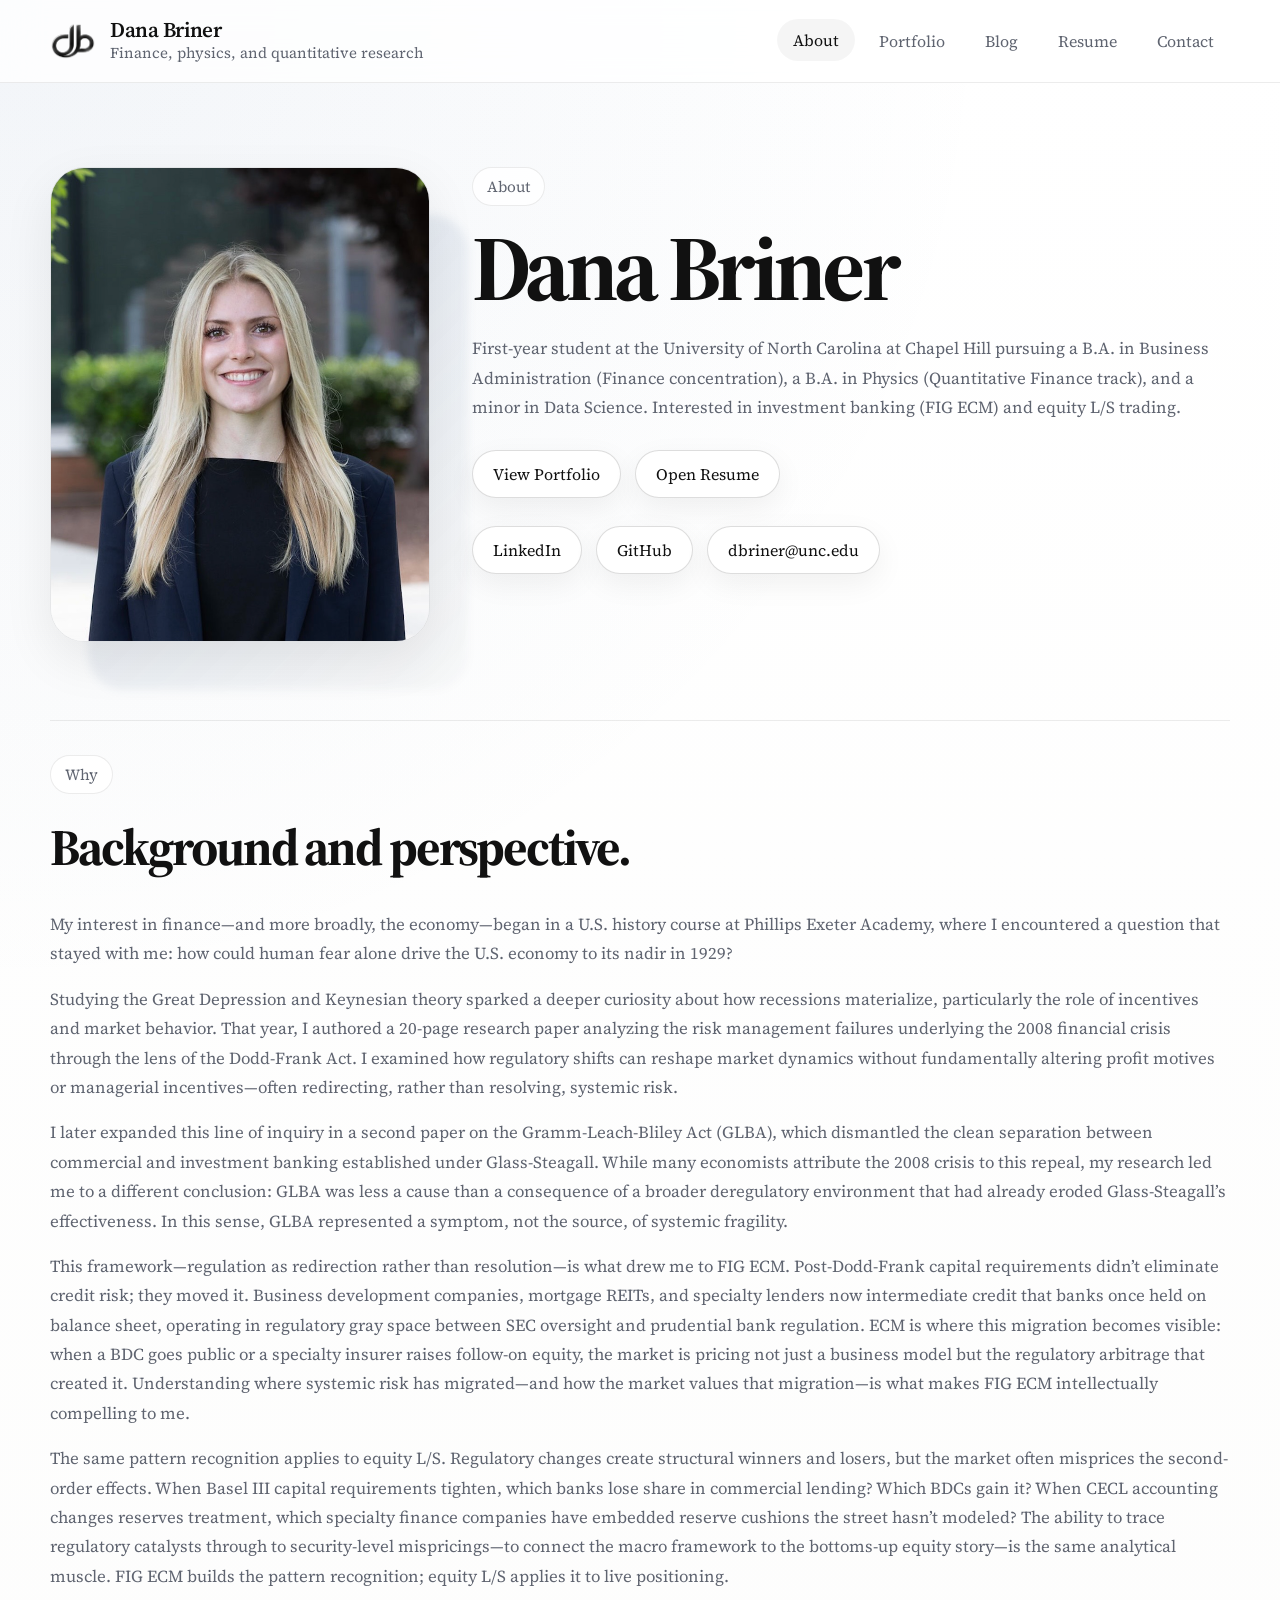
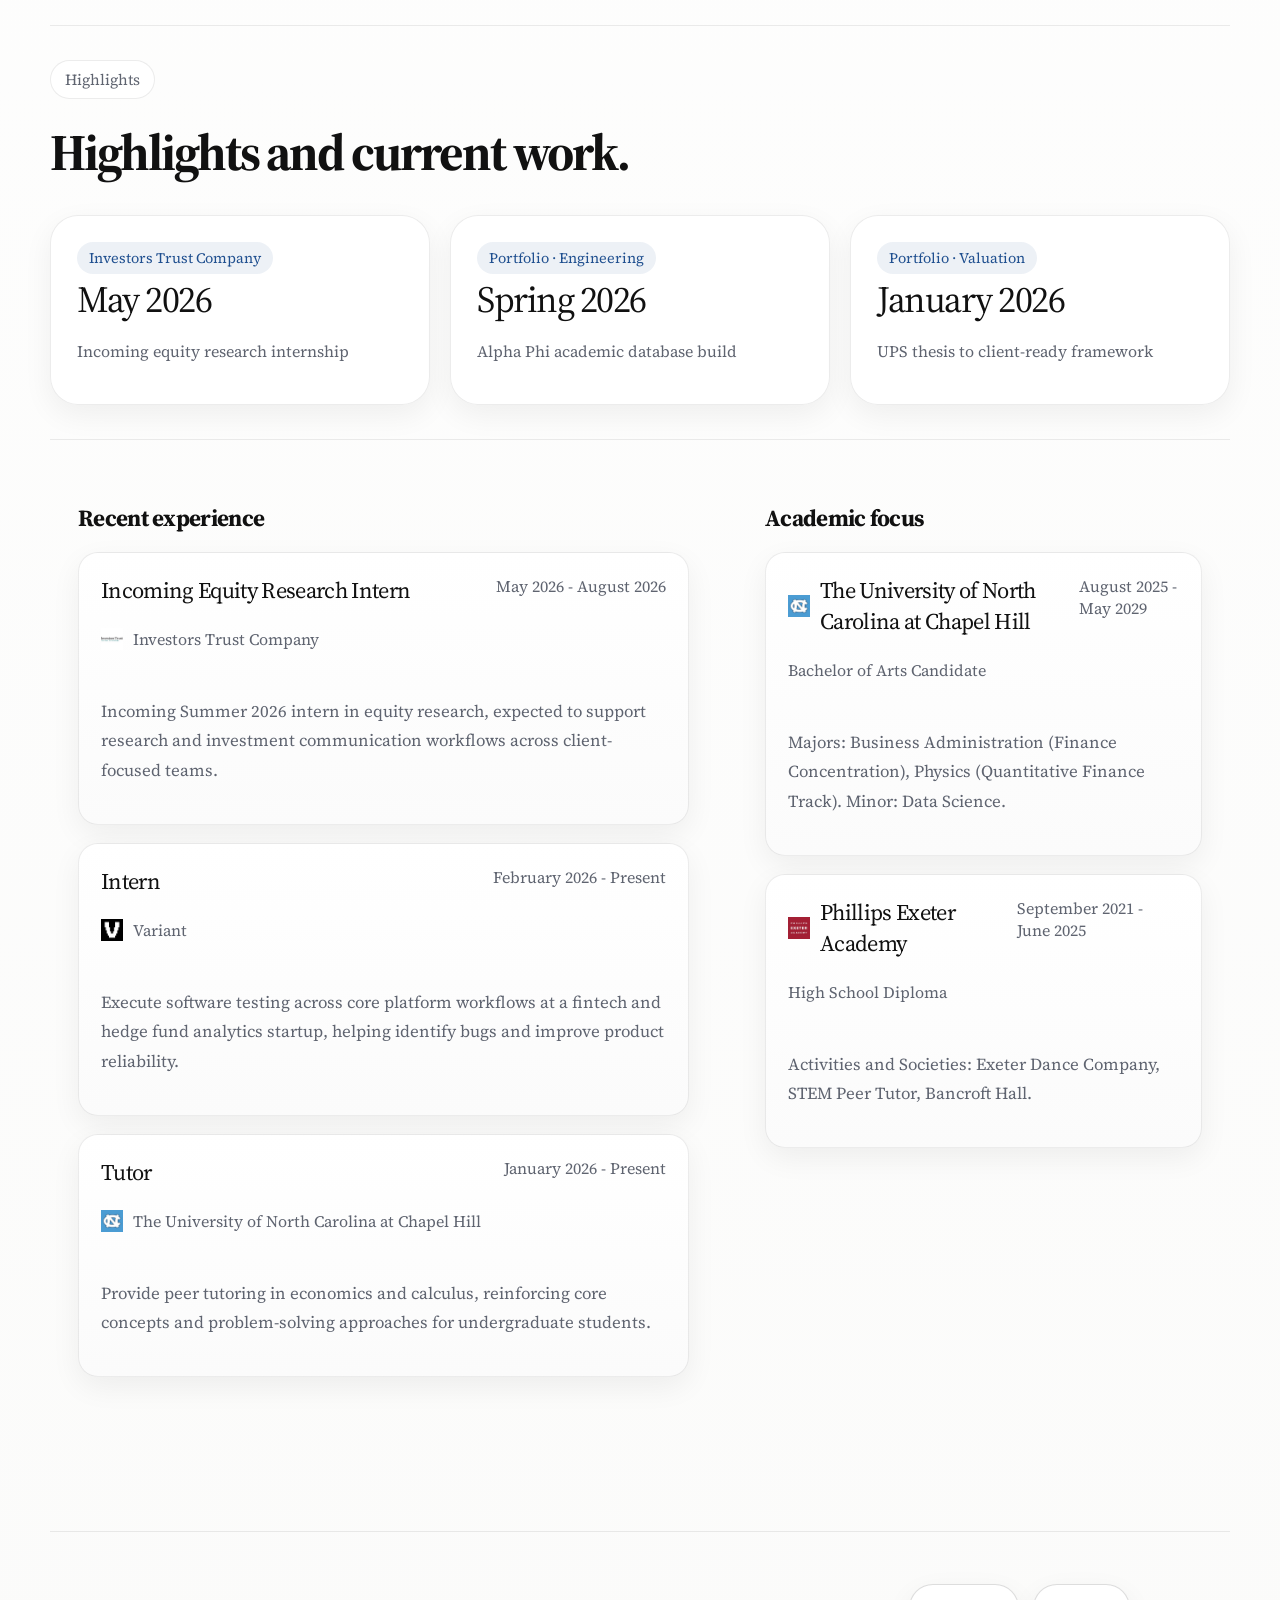
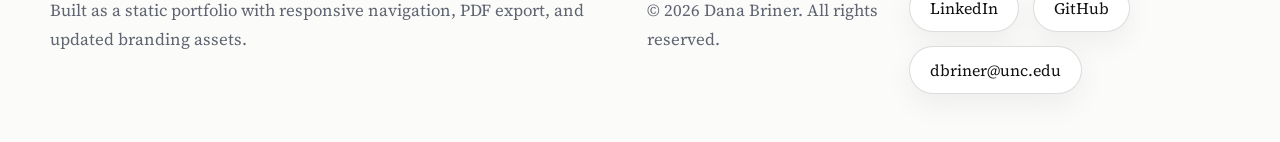
<file: index.html>
<!DOCTYPE html>
<html lang="en">
    <head>
        <meta charset="utf-8" />
        <meta name="viewport" content="width=device-width, initial-scale=1" />
        <meta
            name="description"
            content="Dana Briner's portfolio, writing, resume, and contact information."
        />
        <meta name="theme-color" content="#ffffff" />
        <title>Dana Briner | About</title>
        <link rel="icon" type="image/png" href="/assets/img/weblogo.png?v=20260302" />
        <link rel="apple-touch-icon" href="/assets/img/weblogo.png?v=20260302" />
        <link rel="manifest" href="/site.webmanifest?v=20260302" />
        <link rel="preconnect" href="https://fonts.googleapis.com" />
        <link rel="preconnect" href="https://fonts.gstatic.com" crossorigin />
        <link
            href="https://fonts.googleapis.com/css2?family=Source+Serif+4:opsz,wght@8..60,400;8..60,500;8..60,600;8..60,700&display=swap"
            rel="stylesheet"
        />
        <link href="/css/styles.css?v=20260302" rel="stylesheet" />
    </head>
    <body data-page="about">
        <div class="site-shell">
            <header id="site-header">
                <div class="site-header">
                    <nav class="site-nav" aria-label="Primary">
                        <a class="brand" href="/" aria-label="Dana Briner home">
                            <img class="brand-mark" src="/assets/img/weblogo.png" alt="" />
                            <span class="brand-copy">
                                <span class="brand-name">Dana Briner</span>
                                <span class="brand-tag">Finance, physics, and quantitative research</span>
                            </span>
                        </a>
                        <div class="nav-links">
                            <a class="nav-link is-active" href="/">About</a>
                            <a class="nav-link" href="/portfolio/">Portfolio</a>
                            <a class="nav-link" href="/blog/">Blog</a>
                            <a class="nav-link" href="/resume/">Resume</a>
                            <a class="nav-link" href="/contact/">Contact</a>
                        </div>
                    </nav>
                </div>
            </header>
            <main id="page-root">
                <div class="page">
                    <section class="hero">
                        <div class="hero-media">
                            <img class="hero-image" src="/assets/img/profile.jpg" alt="Portrait of Dana Briner" />
                        </div>
                        <div class="hero-content">
                            <span class="eyebrow">About</span>
                            <h1 class="hero-title">Dana Briner</h1>
                            <p class="hero-copy">
                                First-year student at the University of North Carolina at Chapel Hill pursuing a B.A. in Business Administration (Finance concentration), a B.A. in Physics (Quantitative Finance track), and a minor in Data Science. Interested in investment banking (FIG ECM) and equity L/S trading.
                            </p>
                            <div class="hero-actions">
                                <a class="ghost-button" href="/portfolio/">View Portfolio</a>
                                <a class="ghost-button" href="/resume/">Open Resume</a>
                            </div>
                            <div class="social-row">
                                <a class="ghost-button" href="https://www.linkedin.com/in/dana-briner-5461b6202" target="_blank" rel="noreferrer">LinkedIn</a>
                                <a class="ghost-button" href="https://github.com/dmbriner" target="_blank" rel="noreferrer">GitHub</a>
                                <a class="ghost-button" href="mailto:dbriner@unc.edu">dbriner@unc.edu</a>
                            </div>
                        </div>
                    </section>
                    <section class="section">
                        <div class="section-head">
                            <div>
                                <span class="eyebrow">Why</span>
                                <h2 class="section-title">Background and perspective.</h2>
                            </div>
                        </div>
                        <p class="section-copy">My interest in finance—and more broadly, the economy—began in a U.S. history course at Phillips Exeter Academy, where I encountered a question that stayed with me: how could human fear alone drive the U.S. economy to its nadir in 1929?</p>
                        <p class="section-copy">Studying the Great Depression and Keynesian theory sparked a deeper curiosity about how recessions materialize, particularly the role of incentives and market behavior. That year, I authored a 20-page research paper analyzing the risk management failures underlying the 2008 financial crisis through the lens of the Dodd-Frank Act. I examined how regulatory shifts can reshape market dynamics without fundamentally altering profit motives or managerial incentives—often redirecting, rather than resolving, systemic risk.</p>
                        <p class="section-copy">I later expanded this line of inquiry in a second paper on the Gramm-Leach-Bliley Act (GLBA), which dismantled the clean separation between commercial and investment banking established under Glass-Steagall. While many economists attribute the 2008 crisis to this repeal, my research led me to a different conclusion: GLBA was less a cause than a consequence of a broader deregulatory environment that had already eroded Glass-Steagall's effectiveness. In this sense, GLBA represented a symptom, not the source, of systemic fragility.</p>
                        <p class="section-copy">This framework—regulation as redirection rather than resolution—is what drew me to FIG ECM. Post-Dodd-Frank capital requirements didn't eliminate credit risk; they moved it. Business development companies, mortgage REITs, and specialty lenders now intermediate credit that banks once held on balance sheet, operating in regulatory gray space between SEC oversight and prudential bank regulation. ECM is where this migration becomes visible: when a BDC goes public or a specialty insurer raises follow-on equity, the market is pricing not just a business model but the regulatory arbitrage that created it. Understanding where systemic risk has migrated—and how the market values that migration—is what makes FIG ECM intellectually compelling to me.</p>
                        <p class="section-copy">The same pattern recognition applies to equity L/S. Regulatory changes create structural winners and losers, but the market often misprices the second-order effects. When Basel III capital requirements tighten, which banks lose share in commercial lending? Which BDCs gain it? When CECL accounting changes reserves treatment, which specialty finance companies have embedded reserve cushions the street hasn't modeled? The ability to trace regulatory catalysts through to security-level mispricings—to connect the macro framework to the bottoms-up equity story—is the same analytical muscle. FIG ECM builds the pattern recognition; equity L/S applies it to live positioning.</p>
                    </section>
                </div>
            </main>
            <footer id="site-footer">
                <footer class="footer">
                    <div class="footer-inner">
                        <p class="footer-copy">Built as a static portfolio with responsive navigation, PDF export, and updated branding assets.</p>
                        <p class="footer-copy">&copy; 2026 Dana Briner. All rights reserved.</p>
                        <div class="social-row">
                            <a class="ghost-button" href="https://www.linkedin.com/in/dana-briner-5461b6202" target="_blank" rel="noreferrer">LinkedIn</a>
                            <a class="ghost-button" href="https://github.com/dmbriner" target="_blank" rel="noreferrer">GitHub</a>
                            <a class="ghost-button" href="mailto:dbriner@unc.edu">dbriner@unc.edu</a>
                        </div>
                    </div>
                </footer>
            </footer>
        </div>
        <script src="/js/data.js?v=20260302"></script>
        <script src="/js/scripts.js?v=20260302"></script>
    </body>
</html>
</file>
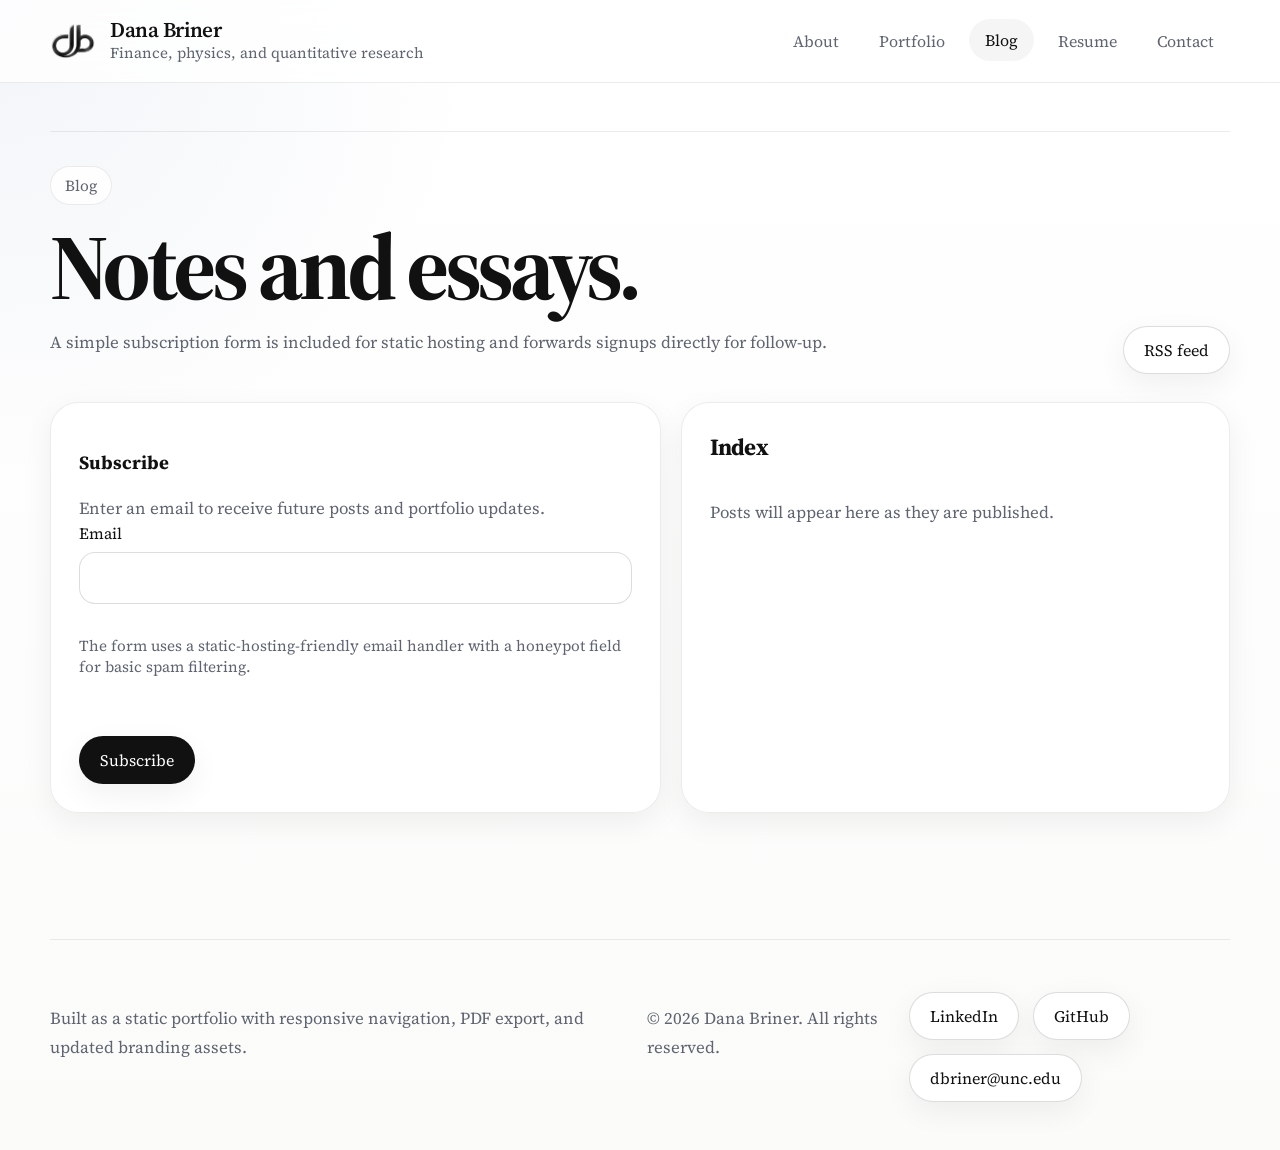
<file: blog/index.html>
<!DOCTYPE html>
<html lang="en">
    <head>
        <meta charset="utf-8" />
        <meta name="viewport" content="width=device-width, initial-scale=1" />
        <meta
            name="description"
            content="Blog index and subscription form for Dana Briner."
        />
        <meta name="theme-color" content="#ffffff" />
        <title>Dana Briner | Blog</title>
        <link rel="icon" type="image/png" href="/assets/img/weblogo.png?v=20260302" />
        <link rel="apple-touch-icon" href="/assets/img/weblogo.png?v=20260302" />
        <link rel="manifest" href="/site.webmanifest?v=20260302" />
        <link rel="preconnect" href="https://fonts.googleapis.com" />
        <link rel="preconnect" href="https://fonts.gstatic.com" crossorigin />
        <link
            href="https://fonts.googleapis.com/css2?family=Source+Serif+4:opsz,wght@8..60,400;8..60,500;8..60,600;8..60,700&display=swap"
            rel="stylesheet"
        />
        <link href="/css/styles.css?v=20260302" rel="stylesheet" />
    </head>
    <body data-page="blog">
        <div class="site-shell">
            <header id="site-header"></header>
            <main id="page-root"></main>
            <footer id="site-footer"></footer>
        </div>
        <script src="/js/data.js?v=20260302"></script>
        <script src="/js/scripts.js?v=20260302"></script>
    </body>
</html>
</file>
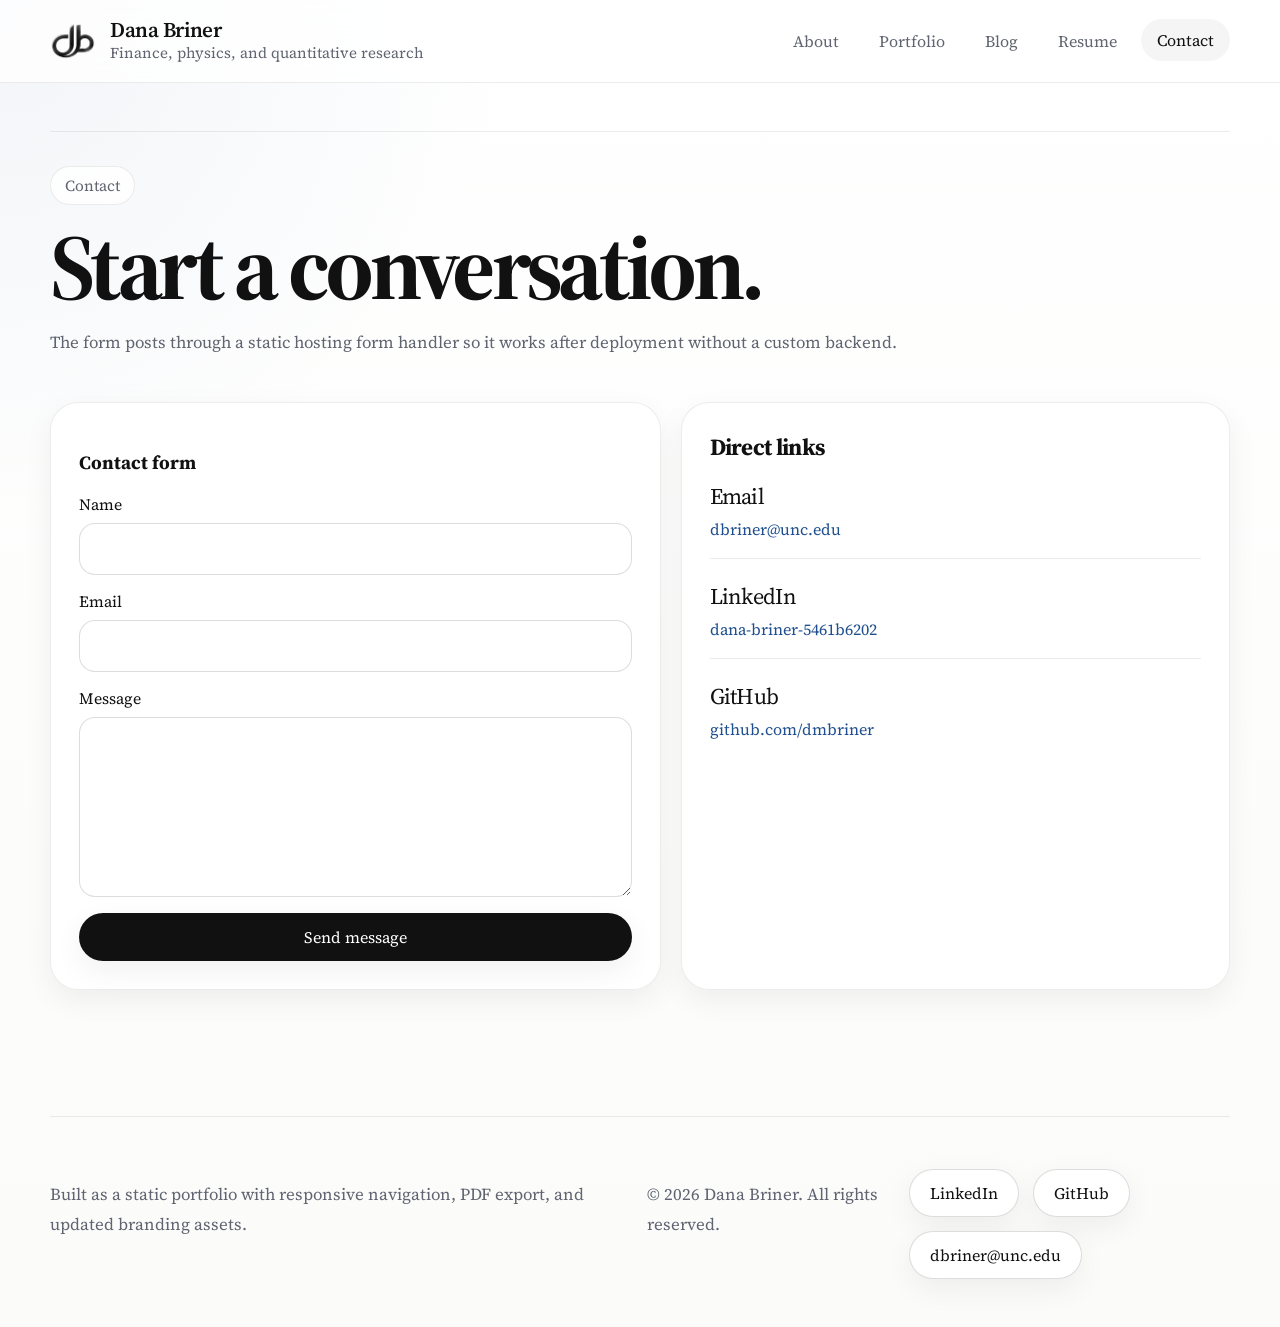
<file: contact/index.html>
<!DOCTYPE html>
<html lang="en">
    <head>
        <meta charset="utf-8" />
        <meta name="viewport" content="width=device-width, initial-scale=1" />
        <meta
            name="description"
            content="Contact Dana Briner via form, email, LinkedIn, or GitHub."
        />
        <meta name="theme-color" content="#ffffff" />
        <title>Dana Briner | Contact</title>
        <link rel="icon" type="image/png" href="/assets/img/weblogo.png?v=20260302" />
        <link rel="apple-touch-icon" href="/assets/img/weblogo.png?v=20260302" />
        <link rel="manifest" href="/site.webmanifest?v=20260302" />
        <link rel="preconnect" href="https://fonts.googleapis.com" />
        <link rel="preconnect" href="https://fonts.gstatic.com" crossorigin />
        <link
            href="https://fonts.googleapis.com/css2?family=Source+Serif+4:opsz,wght@8..60,400;8..60,500;8..60,600;8..60,700&display=swap"
            rel="stylesheet"
        />
        <link href="/css/styles.css?v=20260302" rel="stylesheet" />
    </head>
    <body data-page="contact">
        <div class="site-shell">
            <header id="site-header"></header>
            <main id="page-root"></main>
            <footer id="site-footer"></footer>
        </div>
        <script src="/js/data.js?v=20260302"></script>
        <script src="/js/scripts.js?v=20260302"></script>
    </body>
</html>
</file>
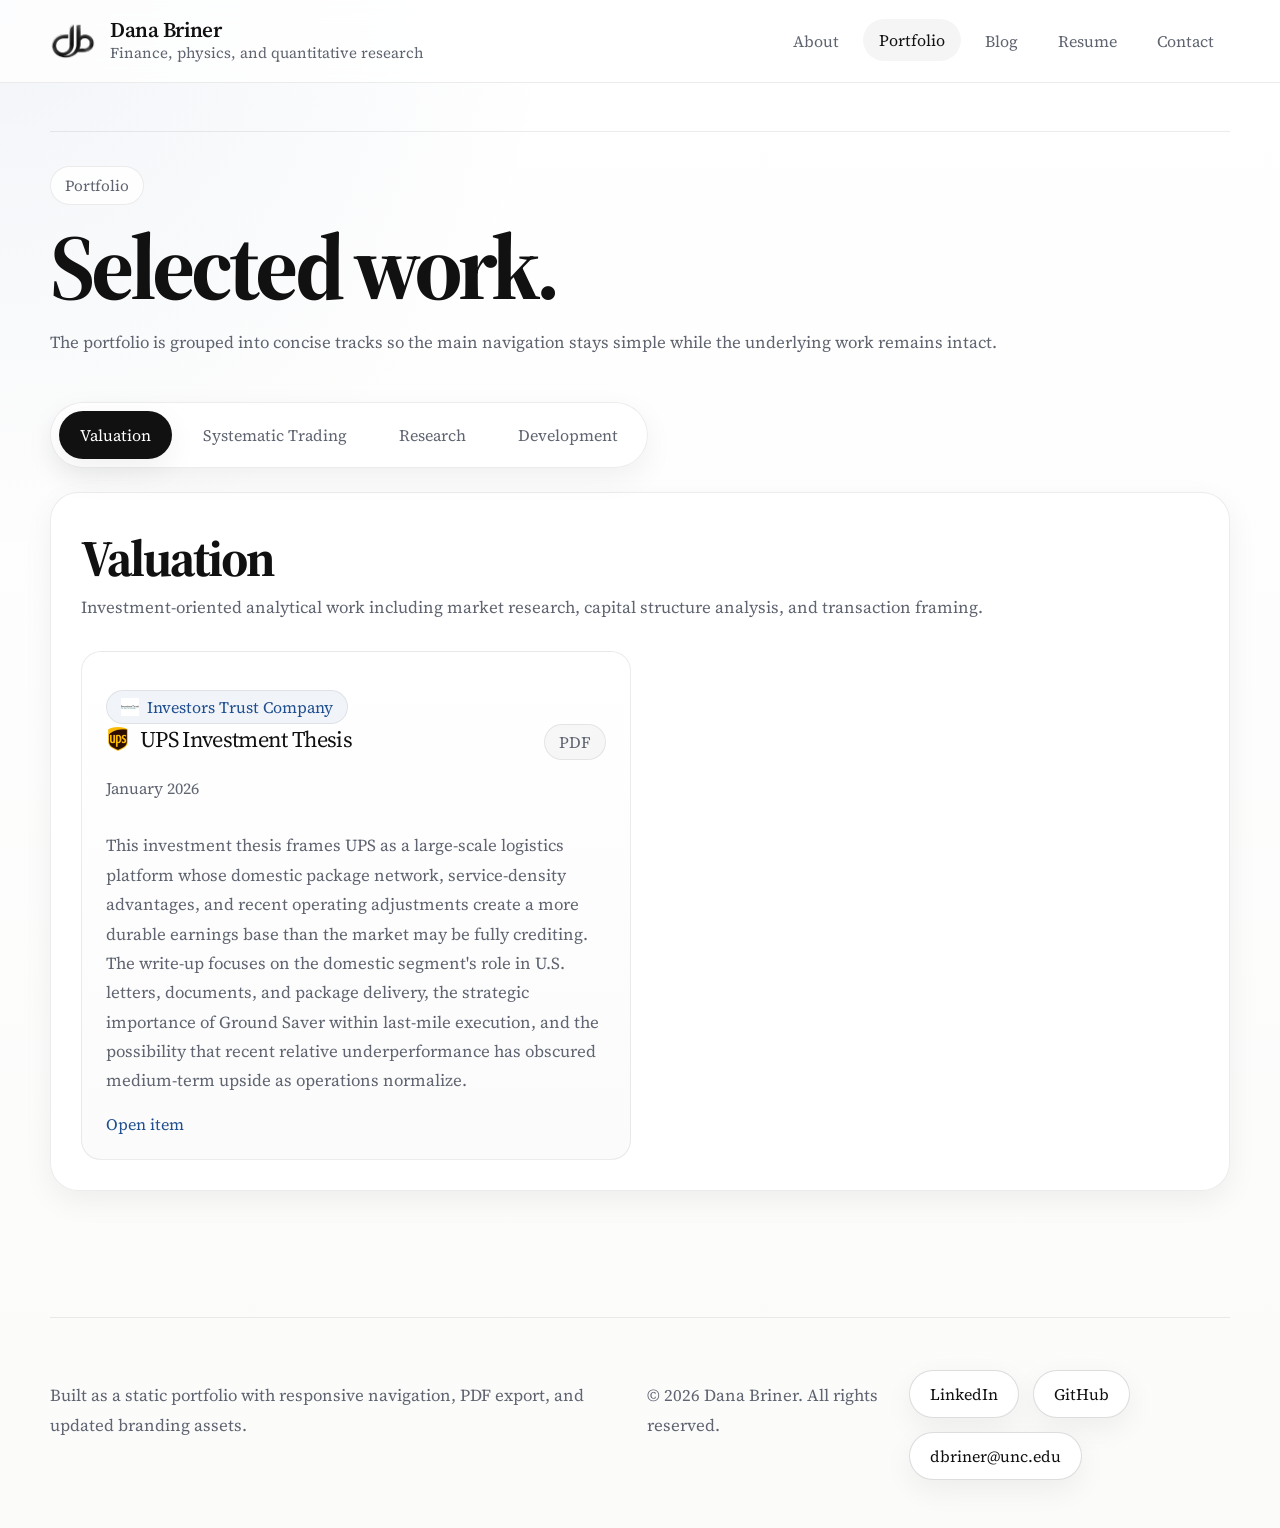
<file: portfolio/index.html>
<!DOCTYPE html>
<html lang="en">
    <head>
        <meta charset="utf-8" />
        <meta name="viewport" content="width=device-width, initial-scale=1" />
        <meta
            name="description"
            content="Portfolio sections for Dana Briner covering engineering, valuation, systematic trading, and research."
        />
        <meta name="theme-color" content="#ffffff" />
        <title>Dana Briner | Portfolio</title>
        <link rel="icon" type="image/png" href="/assets/img/weblogo.png?v=20260302" />
        <link rel="apple-touch-icon" href="/assets/img/weblogo.png?v=20260302" />
        <link rel="manifest" href="/site.webmanifest?v=20260302" />
        <link rel="preconnect" href="https://fonts.googleapis.com" />
        <link rel="preconnect" href="https://fonts.gstatic.com" crossorigin />
        <link
            href="https://fonts.googleapis.com/css2?family=Source+Serif+4:opsz,wght@8..60,400;8..60,500;8..60,600;8..60,700&display=swap"
            rel="stylesheet"
        />
        <link href="/css/styles.css?v=20260302" rel="stylesheet" />
    </head>
    <body data-page="portfolio">
        <div class="site-shell">
            <header id="site-header"></header>
            <main id="page-root"></main>
            <footer id="site-footer"></footer>
        </div>
        <script src="/js/data.js?v=20260302"></script>
        <script src="/js/scripts.js?v=20260302"></script>
    </body>
</html>
</file>
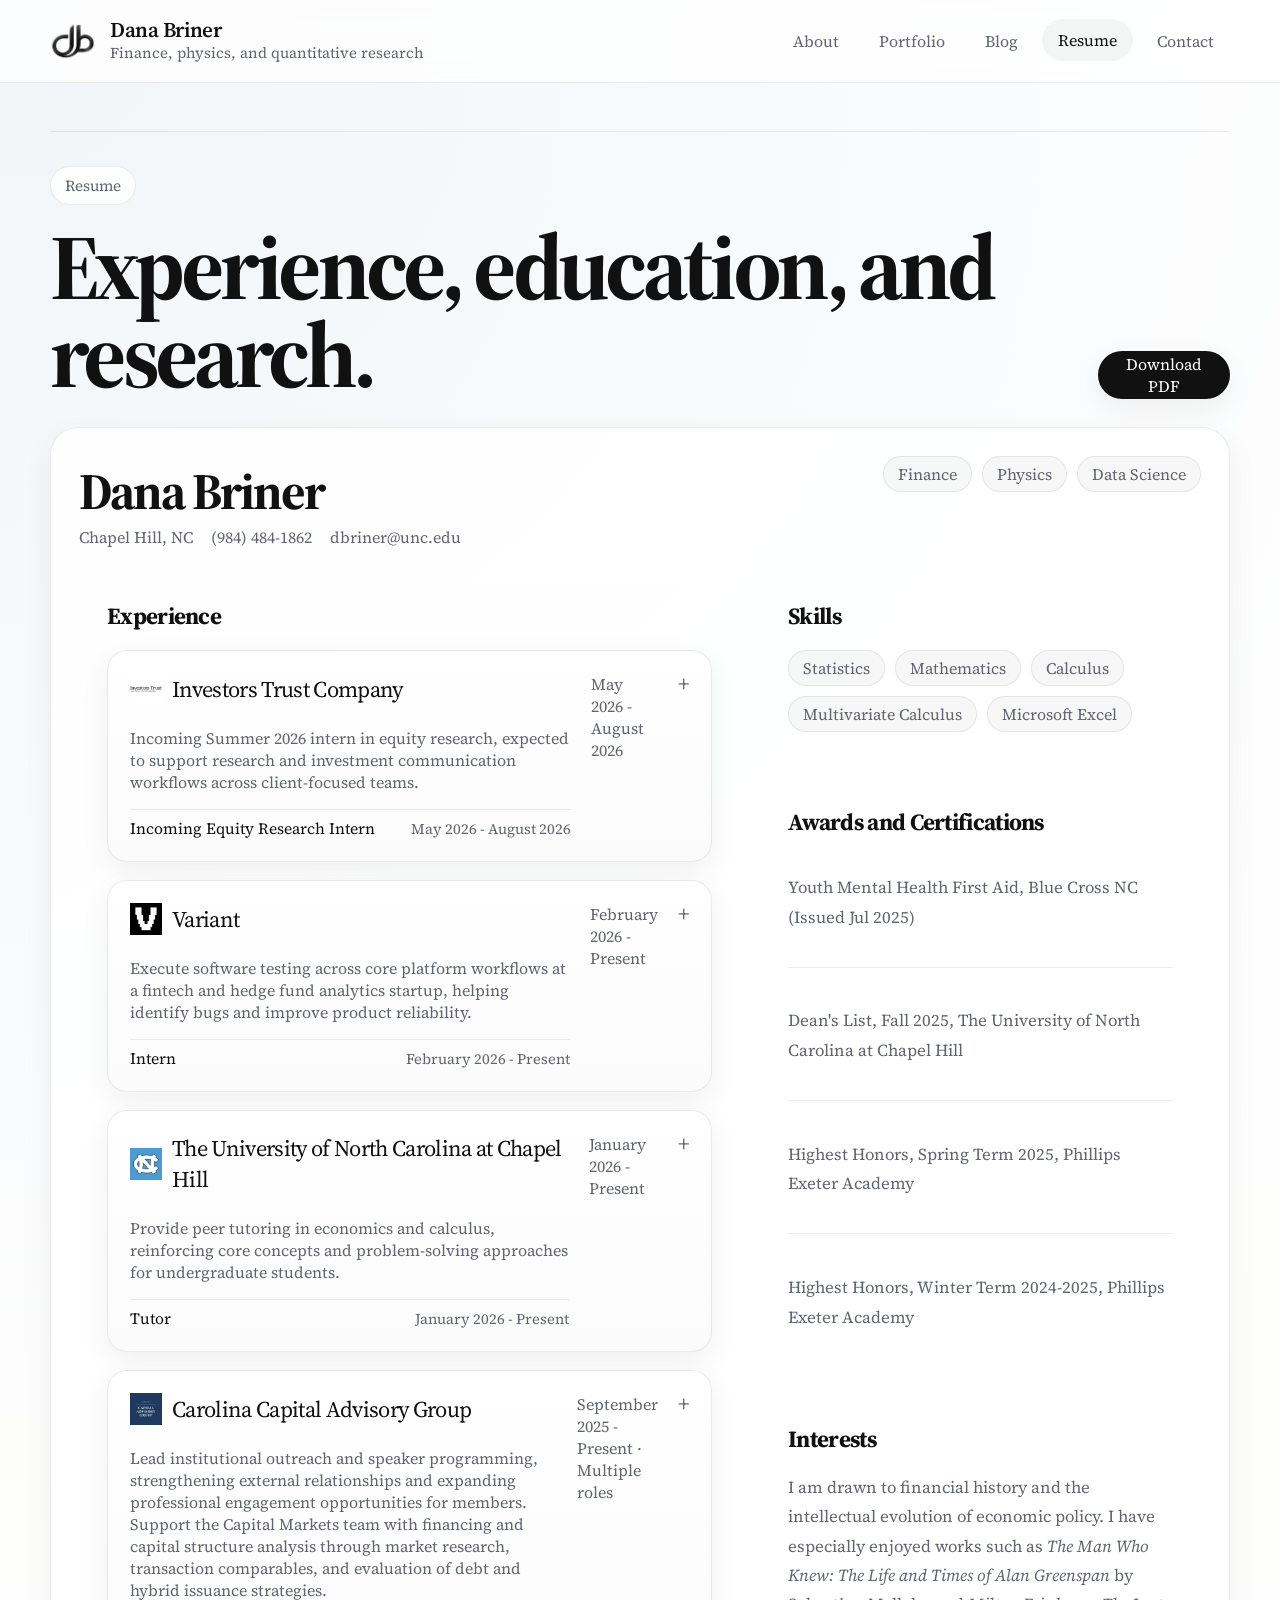
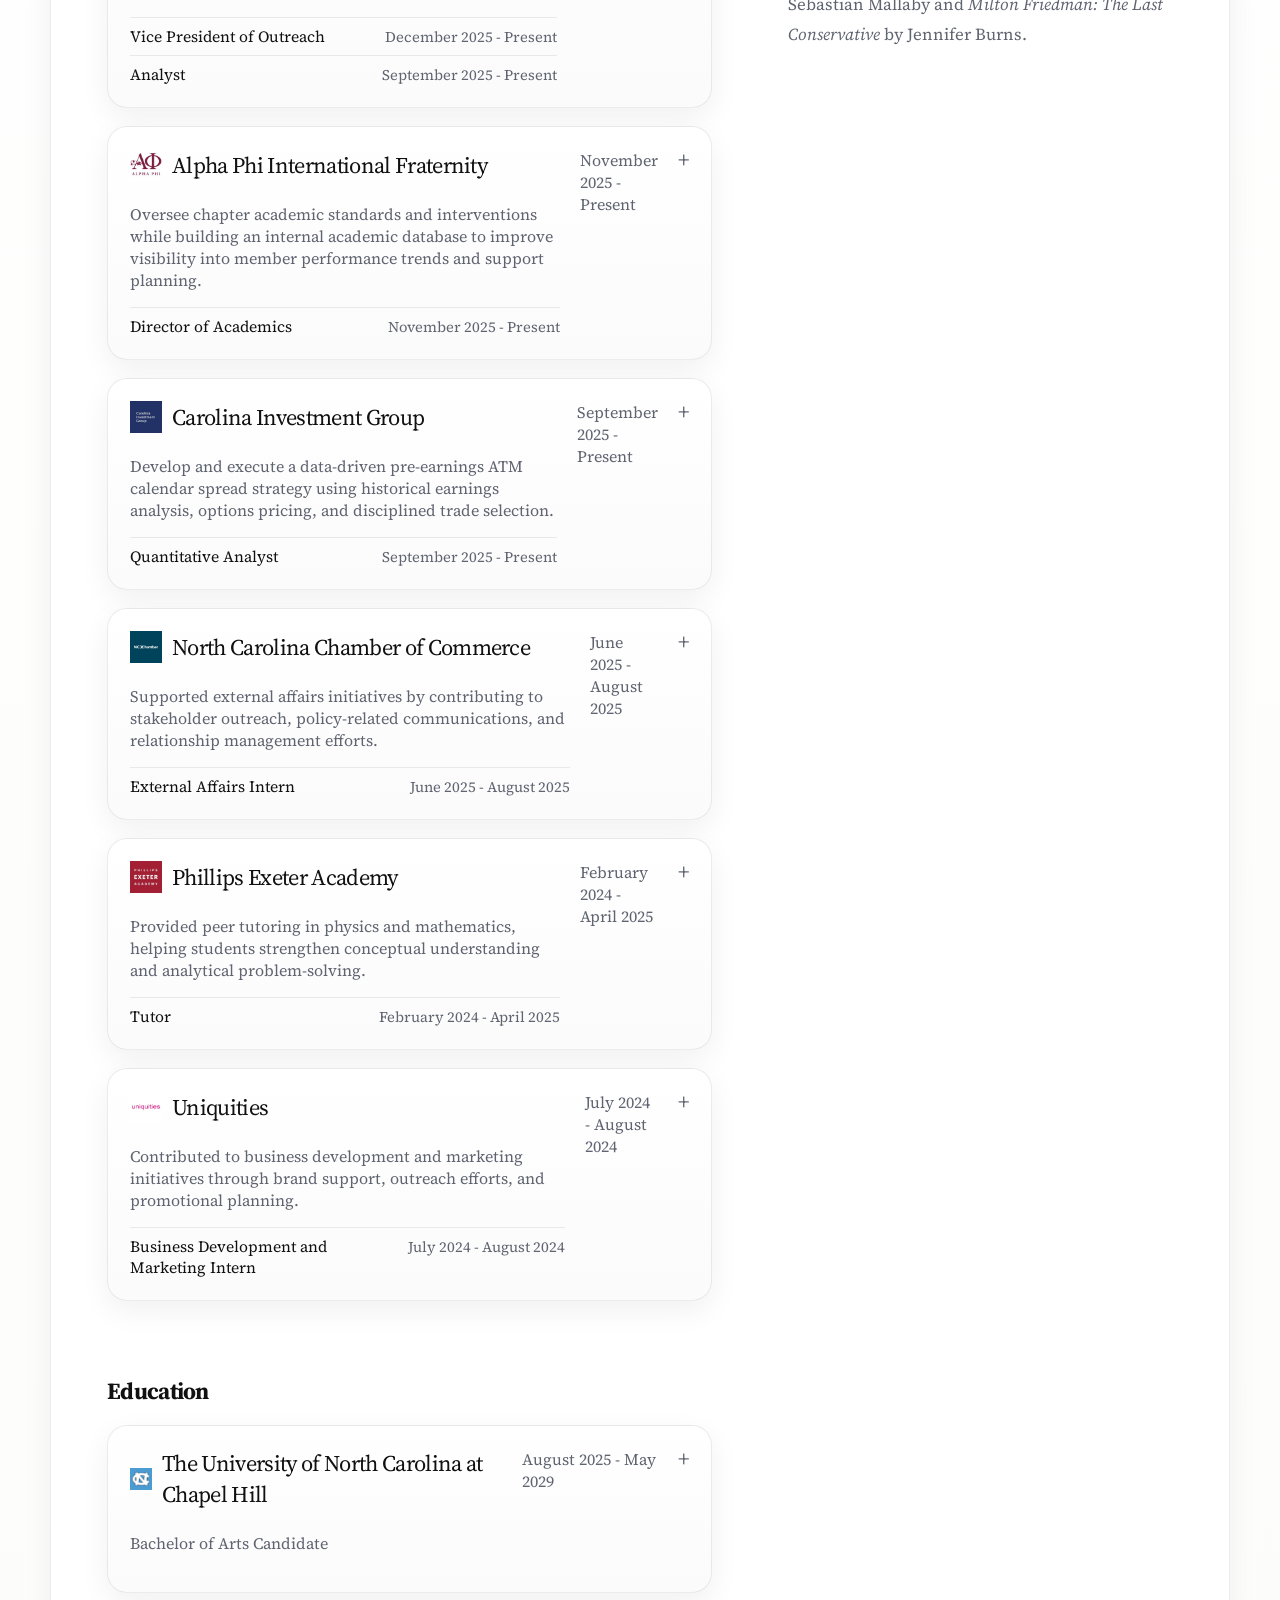
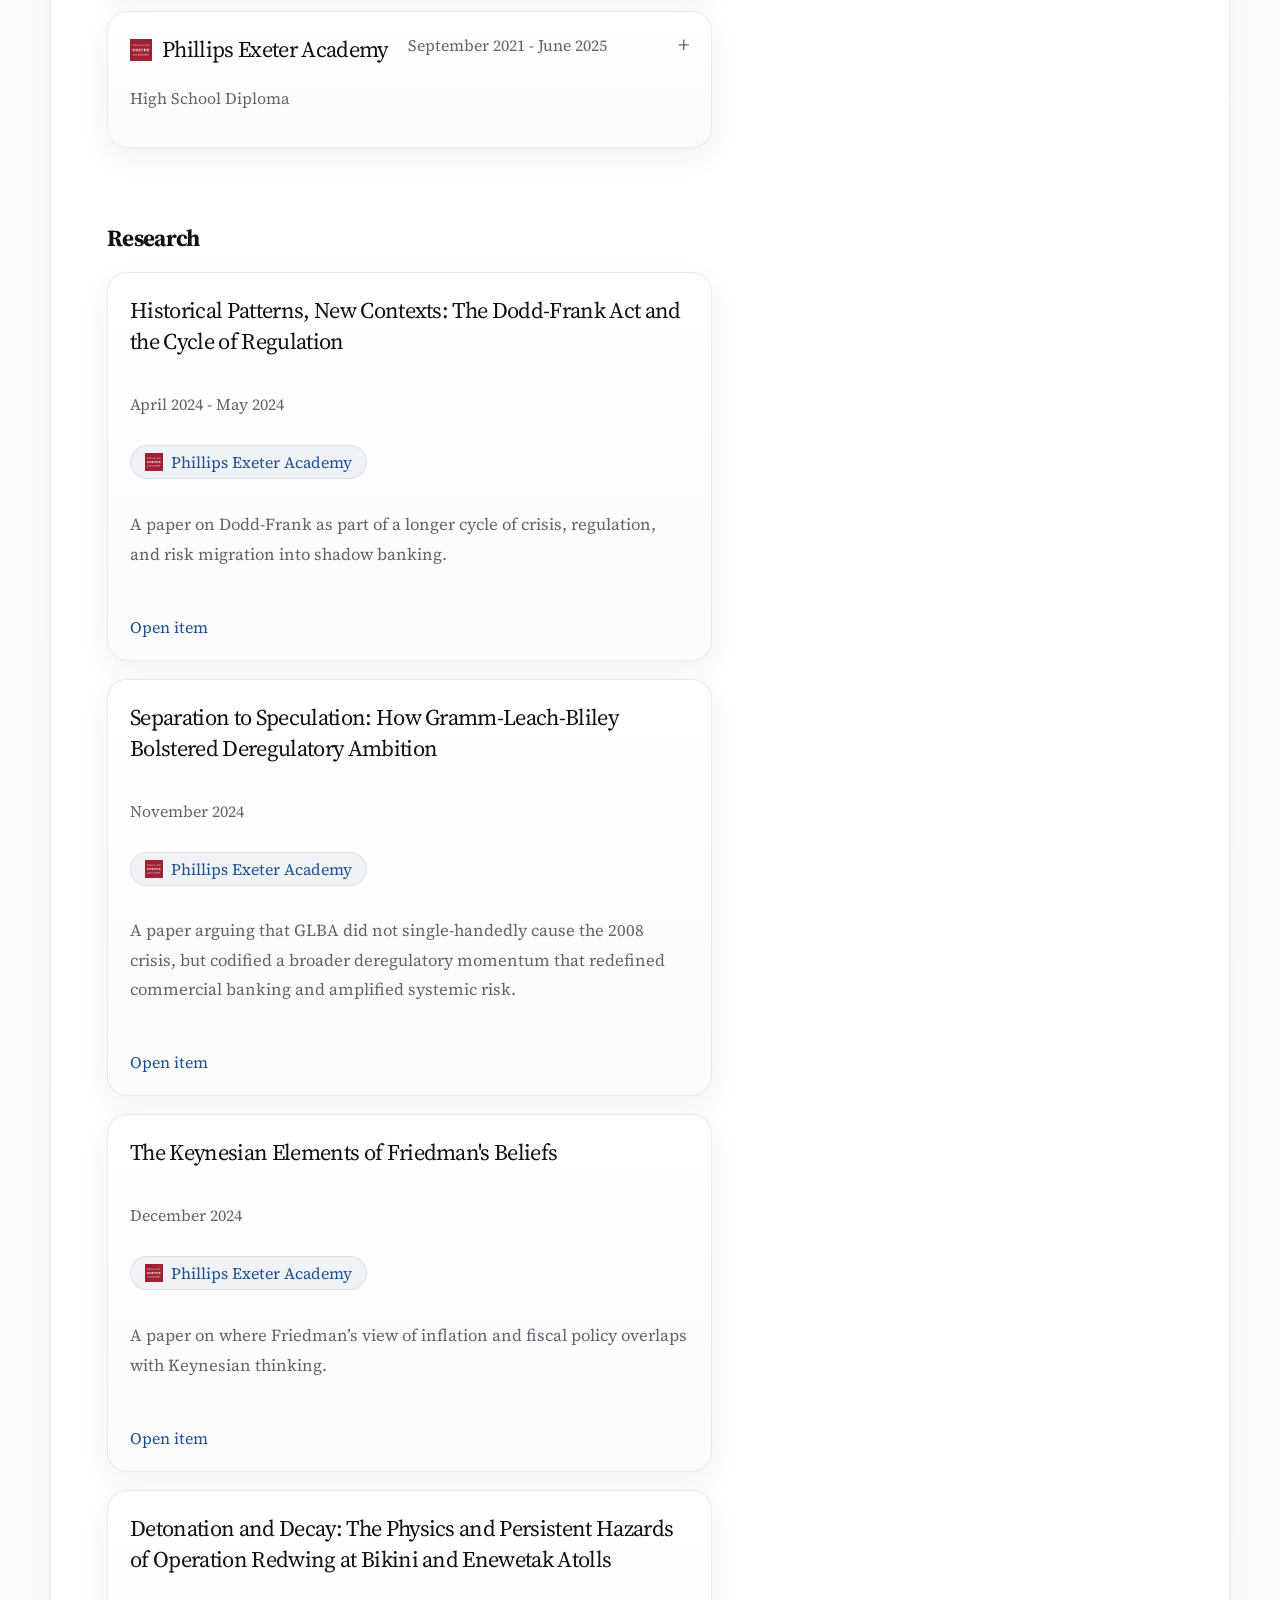
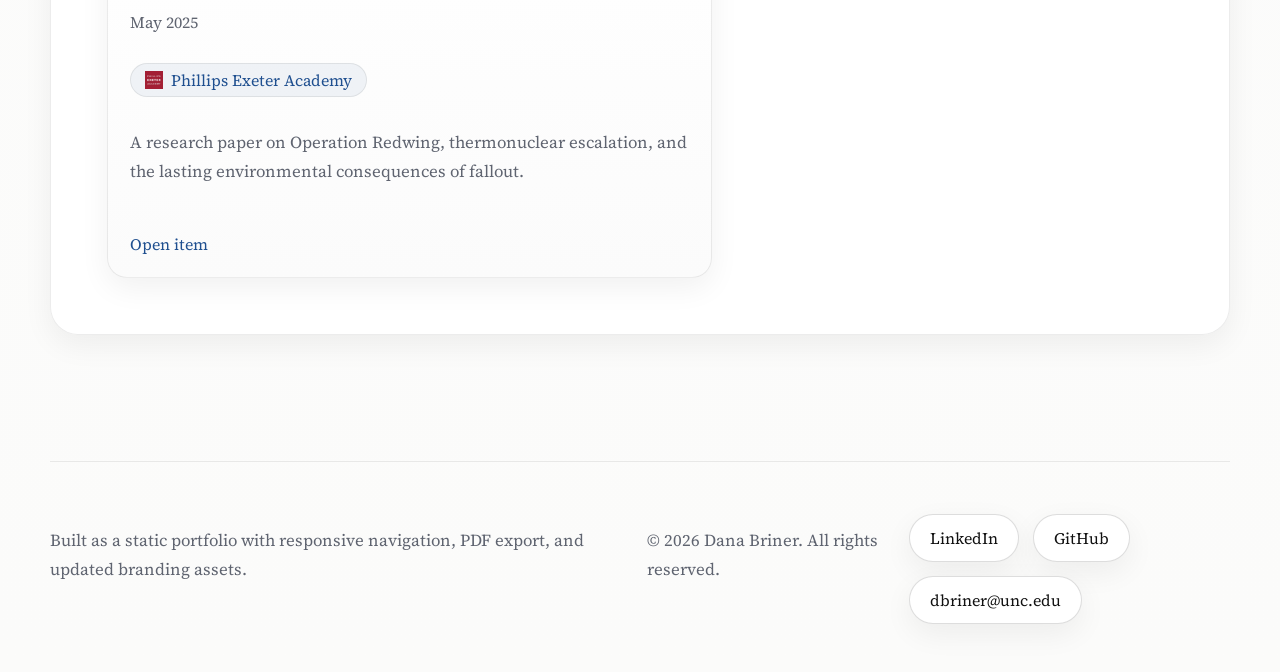
<file: resume/index.html>
<!DOCTYPE html>
<html lang="en">
    <head>
        <meta charset="utf-8" />
        <meta name="viewport" content="width=device-width, initial-scale=1" />
        <meta
            name="description"
            content="Resume and downloadable PDF for Dana Briner."
        />
        <meta name="theme-color" content="#ffffff" />
        <title>Dana Briner | Resume</title>
        <link rel="icon" type="image/png" href="/assets/img/weblogo.png?v=20260302" />
        <link rel="apple-touch-icon" href="/assets/img/weblogo.png?v=20260302" />
        <link rel="manifest" href="/site.webmanifest?v=20260302" />
        <link rel="preconnect" href="https://fonts.googleapis.com" />
        <link rel="preconnect" href="https://fonts.gstatic.com" crossorigin />
        <link
            href="https://fonts.googleapis.com/css2?family=Source+Serif+4:opsz,wght@8..60,400;8..60,500;8..60,600;8..60,700&display=swap"
            rel="stylesheet"
        />
        <link href="/css/styles.css?v=20260302" rel="stylesheet" />
    </head>
    <body data-page="resume">
        <div class="site-shell">
            <header id="site-header"></header>
            <main id="page-root"></main>
            <footer id="site-footer"></footer>
        </div>
        <script src="/js/data.js?v=20260302"></script>
        <script src="/js/scripts.js?v=20260302"></script>
    </body>
</html>
</file>
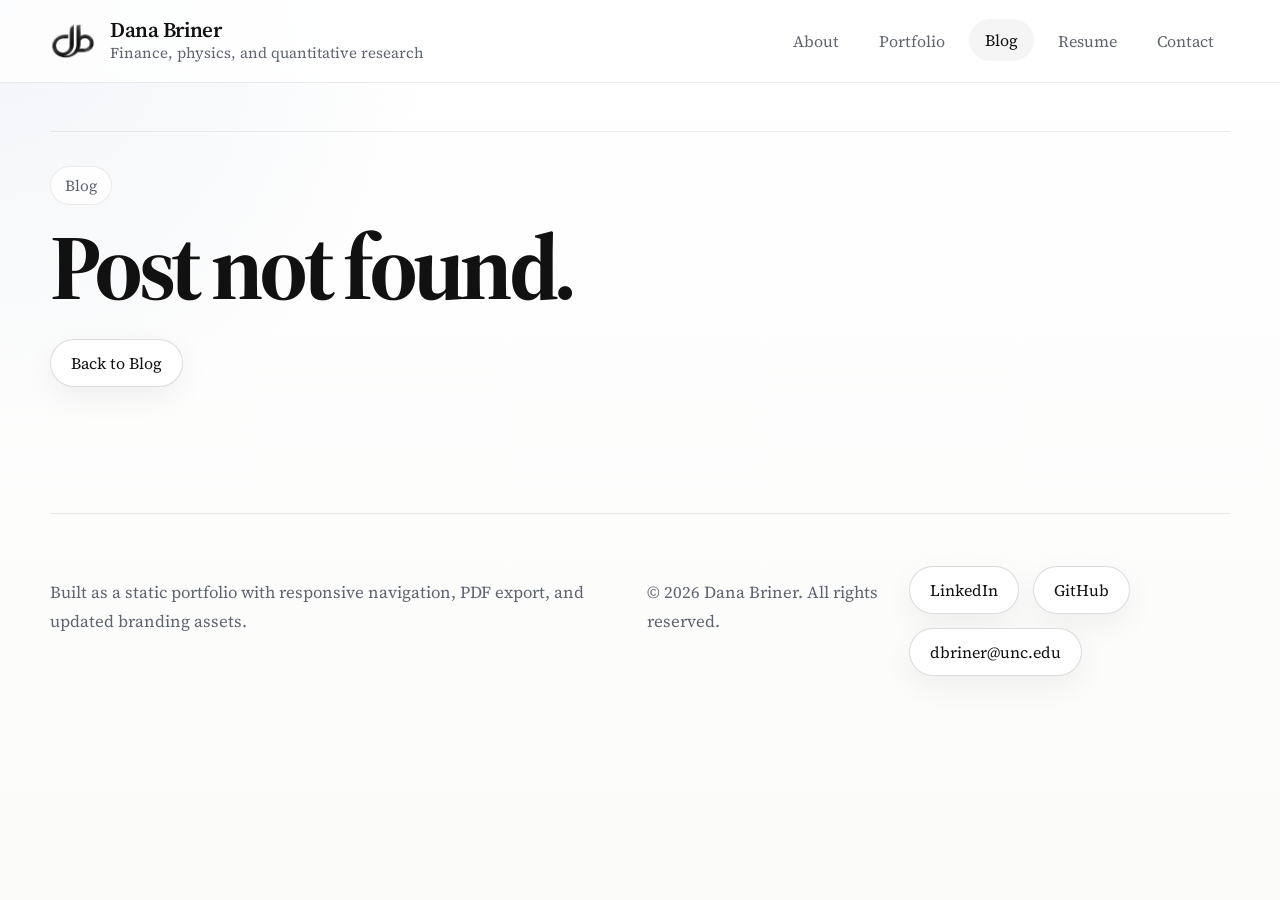
<file: blog/post/index.html>
<!DOCTYPE html>
<html lang="en">
    <head>
        <meta charset="utf-8" />
        <meta name="viewport" content="width=device-width, initial-scale=1" />
        <meta
            name="description"
            content="Opinion essays and blog posts by Dana Briner."
        />
        <meta name="theme-color" content="#ffffff" />
        <title>Dana Briner | Blog Post</title>
        <link rel="icon" type="image/png" href="/assets/img/weblogo.png?v=20260302" />
        <link rel="apple-touch-icon" href="/assets/img/weblogo.png?v=20260302" />
        <link rel="manifest" href="/site.webmanifest?v=20260302" />
        <link rel="preconnect" href="https://fonts.googleapis.com" />
        <link rel="preconnect" href="https://fonts.gstatic.com" crossorigin />
        <link
            href="https://fonts.googleapis.com/css2?family=Source+Serif+4:opsz,wght@8..60,400;8..60,500;8..60,600;8..60,700&display=swap"
            rel="stylesheet"
        />
        <link href="/css/styles.css?v=20260302" rel="stylesheet" />
    </head>
    <body data-page="blog-detail">
        <div class="site-shell">
            <header id="site-header"></header>
            <main id="page-root"></main>
            <footer id="site-footer"></footer>
        </div>
        <script src="/js/data.js?v=20260302"></script>
        <script src="/js/scripts.js?v=20260302"></script>
    </body>
</html>
</file>
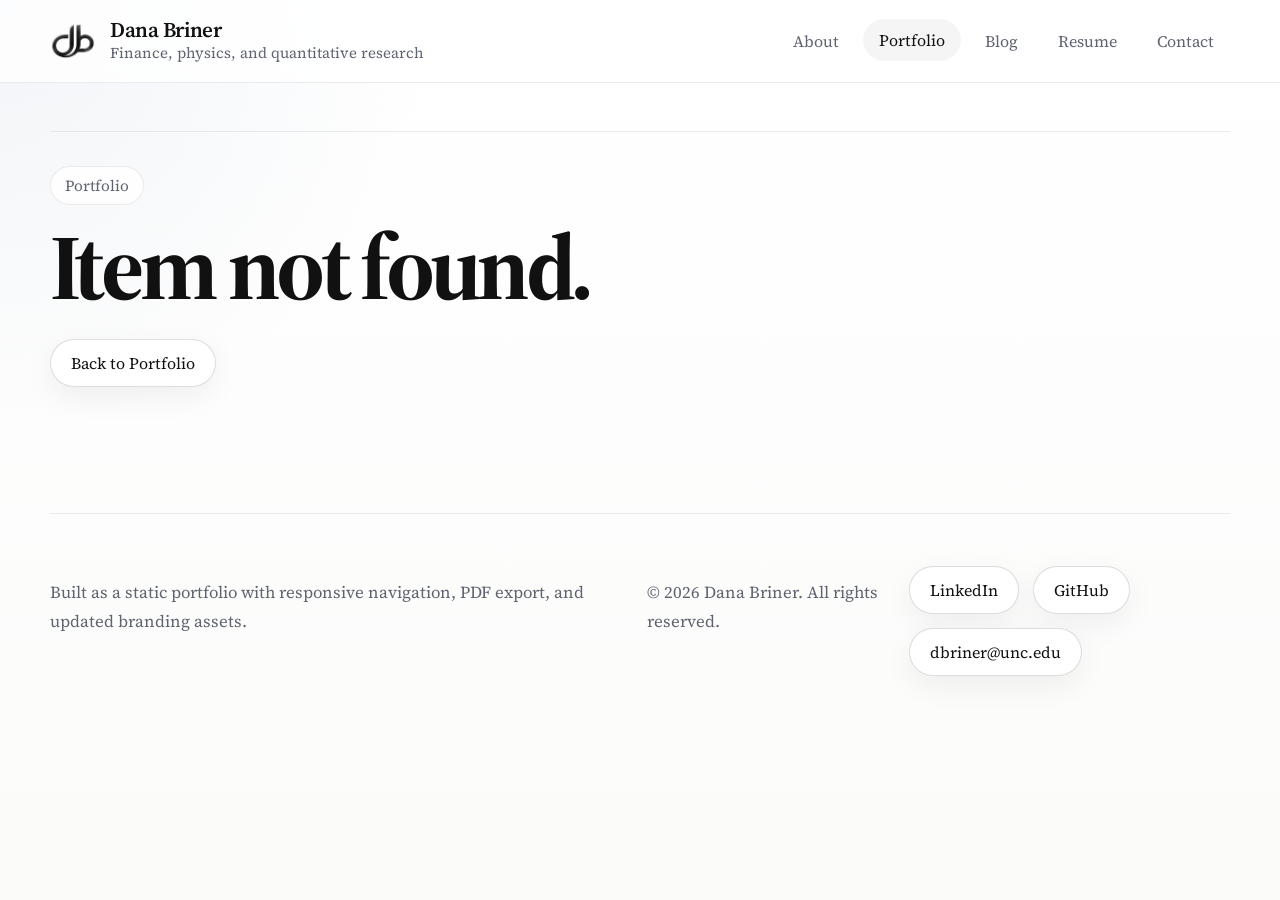
<file: portfolio/item/index.html>
<!DOCTYPE html>
<html lang="en">
    <head>
        <meta charset="utf-8" />
        <meta name="viewport" content="width=device-width, initial-scale=1" />
        <meta
            name="description"
            content="Portfolio detail view for Dana Briner."
        />
        <meta name="theme-color" content="#ffffff" />
        <title>Dana Briner | Portfolio Item</title>
        <link rel="icon" type="image/png" href="/assets/img/weblogo.png?v=20260302" />
        <link rel="apple-touch-icon" href="/assets/img/weblogo.png?v=20260302" />
        <link rel="manifest" href="/site.webmanifest?v=20260302" />
        <link rel="preconnect" href="https://fonts.googleapis.com" />
        <link rel="preconnect" href="https://fonts.gstatic.com" crossorigin />
        <link
            href="https://fonts.googleapis.com/css2?family=Source+Serif+4:opsz,wght@8..60,400;8..60,500;8..60,600;8..60,700&display=swap"
            rel="stylesheet"
        />
        <link href="/css/styles.css?v=20260302" rel="stylesheet" />
    </head>
    <body data-page="portfolio-detail">
        <div class="site-shell">
            <header id="site-header"></header>
            <main id="page-root"></main>
            <footer id="site-footer"></footer>
        </div>
        <script src="/js/data.js?v=20260302"></script>
        <script src="/js/scripts.js?v=20260302"></script>
    </body>
</html>
</file>
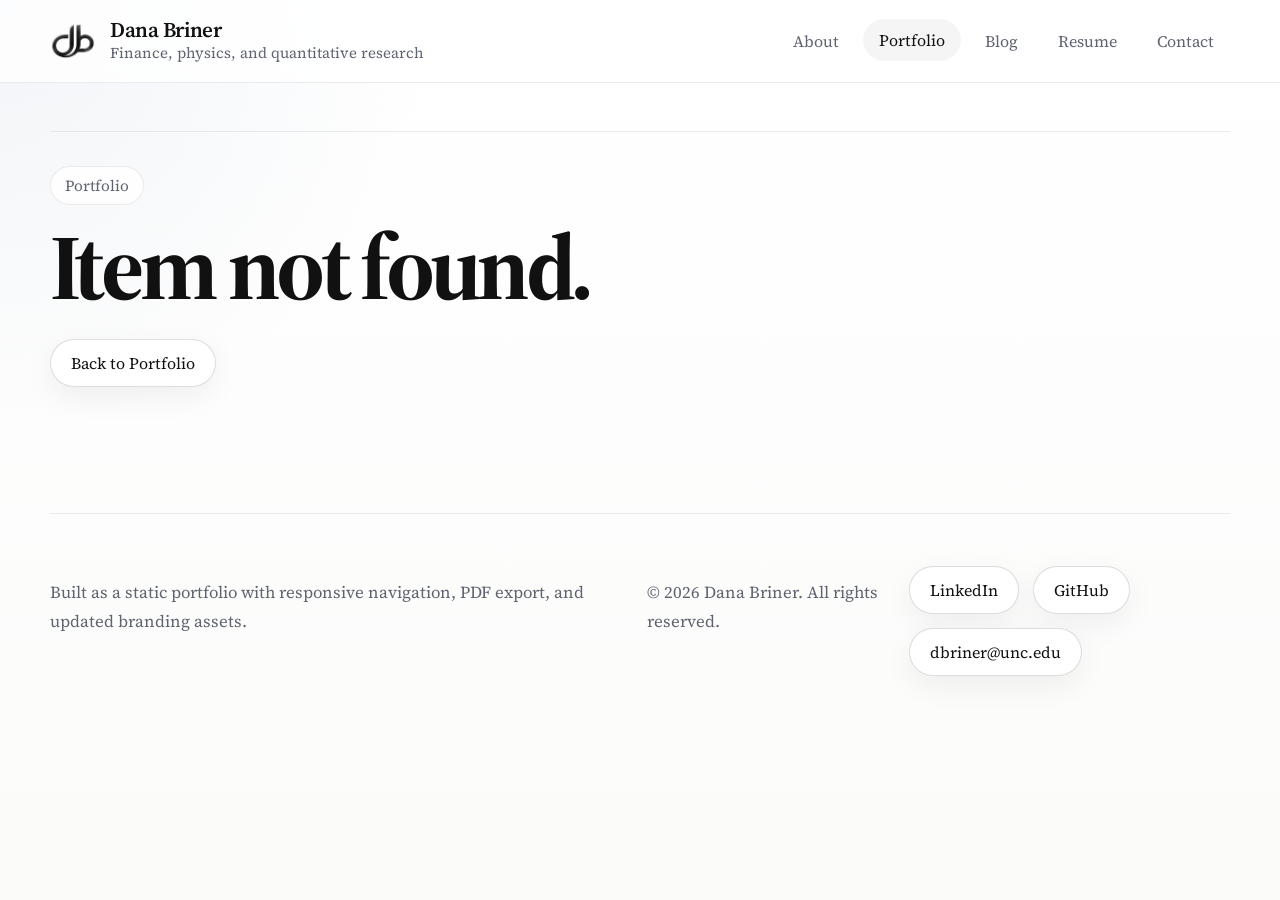
<file: portfolio/ups-investment-thesis/index.html>
<!DOCTYPE html>
<html lang="en">
    <head>
        <meta charset="utf-8" />
        <meta name="viewport" content="width=device-width, initial-scale=1" />
        <meta
            name="description"
            content="UPS investment thesis and embedded PDF for Dana Briner."
        />
        <meta name="theme-color" content="#ffffff" />
        <title>Dana Briner | UPS Investment Thesis</title>
        <link rel="icon" type="image/png" href="/assets/img/weblogo.png?v=20260302" />
        <link rel="apple-touch-icon" href="/assets/img/weblogo.png?v=20260302" />
        <link rel="manifest" href="/site.webmanifest?v=20260302" />
        <link rel="preconnect" href="https://fonts.googleapis.com" />
        <link rel="preconnect" href="https://fonts.gstatic.com" crossorigin />
        <link
            href="https://fonts.googleapis.com/css2?family=Source+Serif+4:opsz,wght@8..60,400;8..60,500;8..60,600;8..60,700&display=swap"
            rel="stylesheet"
        />
        <link href="/css/styles.css?v=20260302" rel="stylesheet" />
    </head>
    <body data-page="ups-thesis">
        <div class="site-shell">
            <header id="site-header"></header>
            <main id="page-root"></main>
            <footer id="site-footer"></footer>
        </div>
        <script src="/js/data.js?v=20260302"></script>
        <script src="/js/scripts.js?v=20260302"></script>
    </body>
</html>
</file>
<file: css/styles.css>
:root {
    --bg: #ffffff;
    --surface: rgba(255, 255, 255, 0.82);
    --surface-strong: #ffffff;
    --ink: #111111;
    --muted: #5f6470;
    --line: rgba(17, 17, 17, 0.08);
    --line-strong: rgba(17, 17, 17, 0.14);
    --accent: #1f4f8f;
    --accent-soft: rgba(31, 79, 143, 0.08);
    --shadow: 0 18px 50px rgba(17, 17, 17, 0.08);
    --shadow-soft: 0 10px 30px rgba(17, 17, 17, 0.06);
    --radius-xl: 28px;
    --radius-lg: 20px;
    --radius-md: 14px;
    --radius-sm: 10px;
    --container: 1180px;
    --nav-height: 82px;
    --transition: 180ms ease;
}

*,
*::before,
*::after {
    box-sizing: border-box;
}

html {
    scroll-behavior: smooth;
}

body {
    margin: 0;
    min-height: 100vh;
    font-family: "Source Serif 4", Georgia, serif;
    color: var(--ink);
    background:
        radial-gradient(circle at top left, rgba(31, 79, 143, 0.06), transparent 28%),
        linear-gradient(180deg, #ffffff 0%, #fbfbfa 100%);
    -webkit-font-smoothing: antialiased;
    text-rendering: optimizeLegibility;
}

img {
    display: block;
    max-width: 100%;
}

a {
    color: inherit;
    text-decoration: none;
}

button,
input,
textarea {
    font: inherit;
}

.site-shell {
    min-height: 100vh;
}

.site-header {
    position: sticky;
    top: 0;
    z-index: 1000;
    backdrop-filter: blur(18px);
    background: rgba(255, 255, 255, 0.78);
    border-bottom: 1px solid var(--line);
}

.site-nav {
    width: min(calc(100% - 40px), var(--container));
    height: var(--nav-height);
    margin: 0 auto;
    display: flex;
    align-items: center;
    justify-content: space-between;
    gap: 24px;
}

.brand {
    display: inline-flex;
    align-items: center;
    gap: 14px;
    min-width: 0;
}

.brand-home {
    display: inline-flex;
    align-items: center;
    width: fit-content;
    min-width: 0;
}

.brand-mark {
    width: 46px;
    height: 38px;
    flex: 0 0 auto;
    object-fit: contain;
    object-position: center;
}

.brand-name {
    font-size: 1.32rem;
    font-weight: 600;
    letter-spacing: -0.02em;
    line-height: 1;
}

.brand-copy {
    display: flex;
    flex-direction: column;
    gap: 2px;
}

.brand-tag-toggle {
    display: inline-flex;
    flex-direction: column;
    align-items: flex-start;
    gap: 4px;
    margin: 0;
    padding: 0;
    border: 0;
    background: transparent;
    cursor: pointer;
    width: fit-content;
}

.brand-tag {
    color: var(--muted);
    font-size: 0.94rem;
    text-align: left;
}

.brand-tag-indicator {
    display: none;
    padding: 2px 8px;
    border: 1px solid var(--line-strong);
    border-radius: 999px;
    font-size: 0.75rem;
    color: var(--muted);
    opacity: 0;
    transform: translateY(-1px);
    transition: opacity var(--transition);
}

.brand-tag-toggle.is-open .brand-tag-indicator {
    display: inline-flex;
    opacity: 1;
}

.nav-links {
    display: flex;
    align-items: center;
    gap: 8px;
}

.nav-link {
    padding: 10px 16px;
    border-radius: 999px;
    color: var(--muted);
    transition:
        color var(--transition),
        background var(--transition),
        transform var(--transition);
}

.nav-link:hover,
.nav-link:focus-visible,
.nav-link.is-active {
    color: var(--ink);
    background: rgba(17, 17, 17, 0.04);
    transform: translateY(-1px);
}

.nav-toggle {
    display: none;
    width: 48px;
    height: 48px;
    border: 1px solid var(--line);
    border-radius: 14px;
    background: var(--surface-strong);
    box-shadow: var(--shadow-soft);
    cursor: pointer;
}

.nav-toggle-line {
    display: block;
    width: 18px;
    height: 1.5px;
    margin: 4px auto;
    background: var(--ink);
    transition: transform var(--transition), opacity var(--transition);
}

.mobile-sheet {
    display: none;
}

.page {
    width: min(calc(100% - 40px), var(--container));
    margin: 0 auto;
    padding: 48px 0 80px;
}

.hero {
    display: block;
    padding: 36px 0 54px;
}

.hero::after {
    content: "";
    display: block;
    clear: both;
}

.hero-media {
    position: relative;
    float: left;
    width: min(38vw, 380px);
    margin: 0 42px 24px 0;
}

.hero-media::before {
    content: "";
    position: absolute;
    inset: 10% -10% -10% 10%;
    background: linear-gradient(135deg, rgba(31, 79, 143, 0.12), rgba(17, 17, 17, 0.02));
    border-radius: 36px;
    filter: blur(4px);
}

.hero-image {
    position: relative;
    aspect-ratio: 4 / 5;
    width: 100%;
    object-fit: cover;
    border-radius: 34px;
    border: 1px solid var(--line);
    box-shadow: var(--shadow);
}

.hero-content {
    min-width: 0;
}

.eyebrow {
    display: inline-flex;
    align-items: center;
    gap: 8px;
    margin-bottom: 18px;
    padding: 8px 14px;
    border: 1px solid var(--line);
    border-radius: 999px;
    background: var(--surface);
    color: var(--muted);
    font-size: 0.96rem;
}

.page-title,
.hero-title {
    margin: 0;
    font-size: clamp(3rem, 8vw, 5.8rem);
    line-height: 0.95;
    letter-spacing: -0.05em;
}

.page-intro,
.hero-copy,
.section-copy,
.card-copy,
.timeline-copy,
.meta-copy,
.footer-copy,
.field-note {
    color: var(--muted);
    line-height: 1.75;
    font-size: 1.05rem;
}

.hero-copy {
    margin: 22px 0 0;
}

.hero-copy + .hero-copy {
    margin-top: 16px;
}

.section-copy {
    margin: 0;
}

.section-copy + .section-copy {
    margin-top: 16px;
}

.hero-actions,
.inline-actions,
.social-row,
.button-row {
    display: flex;
    flex-wrap: wrap;
    gap: 14px;
    margin-top: 28px;
}

.button,
.ghost-button,
.tab-button {
    display: inline-flex;
    align-items: center;
    justify-content: center;
    gap: 10px;
    min-height: 48px;
    padding: 0 20px;
    border-radius: 999px;
    border: 1px solid transparent;
    transition:
        transform var(--transition),
        box-shadow var(--transition),
        background var(--transition),
        color var(--transition),
        border-color var(--transition);
    cursor: pointer;
}

.button,
.button:visited,
.button:hover,
.button:focus-visible {
    color: #ffffff;
    background: var(--ink);
    box-shadow: var(--shadow-soft);
}

.button:hover,
.ghost-button:hover,
.tab-button:hover {
    transform: translateY(-1px);
}

.ghost-button,
.ghost-button:visited,
.ghost-button:hover,
.ghost-button:focus-visible {
    background: var(--surface-strong);
    border-color: var(--line-strong);
    box-shadow: var(--shadow-soft);
}

.section {
    padding: 34px 0;
    border-top: 1px solid var(--line);
}

.section-head {
    display: flex;
    align-items: flex-end;
    justify-content: space-between;
    gap: 20px;
    margin-bottom: 28px;
}

.section-title {
    margin: 0;
    font-size: clamp(2rem, 4vw, 3.2rem);
    letter-spacing: -0.04em;
}

.card-grid {
    display: grid;
    grid-template-columns: repeat(12, minmax(0, 1fr));
    gap: 20px;
}

.card,
.metric,
.form-card,
.resume-shell,
.tab-panel,
.blog-card,
.contact-card {
    background: rgba(255, 255, 255, 0.86);
    border: 1px solid var(--line);
    border-radius: var(--radius-xl);
    box-shadow: var(--shadow-soft);
}

.metric {
    grid-column: span 4;
    padding: 26px;
}

.metric-link {
    display: block;
    color: inherit;
    transition:
        transform var(--transition),
        box-shadow var(--transition),
        border-color var(--transition);
}

.metric-link:hover,
.metric-link:focus-visible {
    transform: translateY(-2px);
    border-color: var(--line-strong);
    box-shadow: var(--shadow);
}

.feature-grid {
    display: grid;
    grid-template-columns: repeat(3, minmax(0, 1fr));
    gap: 20px;
}

.feature-card {
    display: grid;
    align-content: start;
    gap: 12px;
    min-height: 100%;
    padding: 26px;
    border: 1px solid var(--line);
    border-radius: var(--radius-xl);
    background:
        linear-gradient(180deg, rgba(255, 255, 255, 0.96) 0%, rgba(251, 251, 250, 0.98) 100%);
    box-shadow: var(--shadow-soft);
    transition:
        transform var(--transition),
        box-shadow var(--transition),
        border-color var(--transition);
}

.feature-card:hover,
.feature-card:focus-visible {
    transform: translateY(-2px);
    border-color: var(--line-strong);
    box-shadow: var(--shadow);
}

.feature-kicker {
    display: inline-flex;
    align-items: center;
    width: fit-content;
    min-height: 32px;
    padding: 0 12px;
    border-radius: 999px;
    background: var(--accent-soft);
    color: var(--accent);
    font-size: 0.9rem;
}

.feature-title {
    margin: 0;
    font-size: 1.55rem;
    letter-spacing: -0.035em;
    line-height: 1.08;
}

.metric-value {
    margin: 0 0 12px;
    font-size: 2.3rem;
    letter-spacing: -0.04em;
}

.metric-label {
    color: var(--muted);
}

.split-grid {
    display: grid;
    grid-template-columns: 1.15fr 0.85fr;
    gap: 20px;
}

.list-card,
.resume-card,
.blog-card,
.contact-card {
    padding: 28px;
}

.list-stack,
.timeline-stack,
.post-stack {
    display: grid;
    gap: 18px;
}

.timeline-item,
.entry-card,
.post-item {
    padding: 22px 0 0;
    border-top: 1px solid var(--line);
}

.timeline-item:first-child,
.entry-card:first-child,
.post-item:first-child {
    padding-top: 0;
    border-top: 0;
}

.timeline-link-card,
.experience-group-card {
    display: grid;
    gap: 14px;
    color: inherit;
    border: 1px solid var(--line);
    border-radius: var(--radius-lg);
    background: linear-gradient(180deg, #ffffff 0%, #fbfbfb 100%);
    box-shadow: var(--shadow-soft);
    transition:
        transform var(--transition),
        box-shadow var(--transition),
        border-color var(--transition);
}

.timeline-link-card {
    padding: 22px;
}

.experience-group-card {
    padding: 22px;
}

.disclosure-card {
    overflow: hidden;
}

.disclosure-summary {
    list-style: none;
    cursor: pointer;
}

.disclosure-summary::-webkit-details-marker {
    display: none;
}

.disclosure-summary::after {
    content: "+";
    margin-left: auto;
    color: var(--muted);
    font-size: 1.35rem;
    line-height: 1;
}

.disclosure-card[open] > .disclosure-summary::after {
    content: "-";
}

.timeline-link-card:hover,
.timeline-link-card:focus-visible,
.experience-group-card:hover,
.experience-group-card:focus-visible {
    transform: translateY(-2px);
    border-color: var(--line-strong);
    box-shadow: var(--shadow);
}

.education-card {
    padding: 22px;
    border: 1px solid var(--line);
    border-radius: var(--radius-lg);
    background: linear-gradient(180deg, #ffffff 0%, #fbfbfb 100%);
    box-shadow: var(--shadow-soft);
}

.company-logo {
    width: 32px;
    height: 32px;
    object-fit: contain;
    flex: 0 0 auto;
}

.experience-role-stack {
    display: grid;
    gap: 18px;
    padding-left: 18px;
    border-left: 1px solid var(--line);
}

.experience-role {
    display: grid;
    gap: 10px;
}

.experience-role + .experience-role {
    padding-top: 18px;
    border-top: 1px solid var(--line);
}

.experience-role-title {
    margin-bottom: 4px;
    font-size: 1.16rem;
}

.detail-list {
    margin: 0;
    padding-left: 20px;
    color: var(--muted);
    line-height: 1.75;
}

.association-row {
    display: flex;
    flex-wrap: wrap;
    gap: 10px;
    margin-top: 14px;
}

.association-link {
    display: inline-flex;
    align-items: center;
    gap: 8px;
    min-height: 34px;
    padding: 0 14px;
    border-radius: 999px;
    border: 1px solid var(--line);
    background: rgba(31, 79, 143, 0.06);
    color: var(--accent);
    transition:
        background var(--transition),
        border-color var(--transition),
        transform var(--transition);
}

.association-logo {
    width: 18px;
    height: 18px;
    object-fit: contain;
    flex: 0 0 auto;
}

.association-link:hover,
.association-link:focus-visible {
    background: rgba(31, 79, 143, 0.1);
    border-color: rgba(31, 79, 143, 0.18);
    transform: translateY(-1px);
}

.timeline-top,
.entry-top,
.post-top {
    display: flex;
    align-items: flex-start;
    justify-content: space-between;
    gap: 20px;
}

.item-title {
    margin: 0 0 6px;
    font-size: 1.4rem;
    letter-spacing: -0.03em;
}

.title-with-icon {
    display: inline-flex;
    align-items: center;
    gap: 10px;
}

.item-subtitle,
.item-date,
.item-meta {
    color: var(--muted);
}

.meta-link {
    color: inherit;
    text-decoration: underline;
    text-underline-offset: 0.14em;
}

.meta-link:hover,
.meta-link:focus-visible {
    color: var(--ink);
}

.project-icon {
    width: 24px;
    height: 24px;
    object-fit: contain;
    flex: 0 0 auto;
}

.role-preview-stack {
    display: grid;
    gap: 8px;
    margin-top: 12px;
}

.role-preview-item {
    display: flex;
    align-items: baseline;
    justify-content: space-between;
    gap: 16px;
    padding-top: 8px;
    border-top: 1px solid var(--line);
}

.role-preview-title {
    color: var(--ink);
    font-size: 0.98rem;
}

.role-preview-date {
    color: var(--muted);
    font-size: 0.92rem;
    white-space: nowrap;
}

.logo-line {
    display: inline-flex;
    align-items: center;
    gap: 10px;
}

.inline-logo {
    width: 22px;
    height: 22px;
    object-fit: contain;
}

.resume-shell {
    padding: 28px;
}

.resume-header {
    display: flex;
    align-items: flex-start;
    justify-content: space-between;
    gap: 24px;
    margin-bottom: 24px;
}

.resume-meta {
    display: flex;
    flex-wrap: wrap;
    gap: 10px 18px;
    color: var(--muted);
}

.resume-grid {
    display: grid;
    grid-template-columns: 1.2fr 0.8fr;
    gap: 20px;
}

.resume-grid > .list-stack {
    align-content: start;
}

.education-card {
    display: grid;
    gap: 14px;
}

.timeline-link-card .association-row {
    margin-top: 0;
}

.resume-card h3,
.list-card h3,
.contact-card h3,
.blog-card h3 {
    margin: 0 0 18px;
    font-size: 1.45rem;
    letter-spacing: -0.03em;
}

.pill-row,
.tag-row {
    display: flex;
    flex-wrap: wrap;
    gap: 10px;
}

.pill,
.tag {
    display: inline-flex;
    align-items: center;
    min-height: 36px;
    padding: 0 14px;
    border-radius: 999px;
    border: 1px solid var(--line);
    background: rgba(17, 17, 17, 0.03);
    color: var(--muted);
}

.tab-bar {
    display: inline-flex;
    flex-wrap: wrap;
    gap: 10px;
    padding: 8px;
    border-radius: 999px;
    border: 1px solid var(--line);
    background: rgba(255, 255, 255, 0.9);
    box-shadow: var(--shadow-soft);
}

.tab-button {
    background: transparent;
    border-color: transparent;
    color: var(--muted);
}

.tab-button.is-active {
    background: var(--ink);
    color: #ffffff;
    box-shadow: var(--shadow-soft);
}

.tab-panel {
    margin-top: 24px;
    padding: 30px;
}

.portfolio-grid {
    display: grid;
    grid-template-columns: repeat(2, minmax(0, 1fr));
    gap: 18px;
}

.portfolio-card {
    padding: 24px;
    border: 1px solid var(--line);
    border-radius: var(--radius-lg);
    background: linear-gradient(180deg, #ffffff 0%, #fbfbfb 100%);
    color: inherit;
    transition: transform var(--transition), box-shadow var(--transition);
}

.portfolio-card:hover {
    transform: translateY(-2px);
    box-shadow: var(--shadow-soft);
}

.detail-shell {
    display: grid;
    gap: 24px;
}

.detail-summary {
    margin: 0;
}

.detail-summary-block {
    display: grid;
    gap: 10px;
    padding: 14px 16px;
    border: 1px solid var(--line);
    border-radius: 14px;
    background: var(--accent-soft);
}

.detail-summary-label {
    margin: 0;
    font-size: 0.78rem;
    letter-spacing: 0.08em;
    text-transform: uppercase;
    color: var(--muted);
}

.detail-body {
    display: grid;
    gap: 14px;
}

.detail-embed {
    border: 1px solid var(--line);
    border-radius: 22px;
    overflow: hidden;
    background: #ffffff;
    box-shadow: var(--shadow-soft);
}

.embedded-frame {
    display: block;
    width: 100%;
    min-height: 860px;
    border: 0;
    background: #ffffff;
}

.portfolio-link {
    margin-top: 16px;
    color: var(--accent);
}

.form-layout {
    display: grid;
    grid-template-columns: 1fr 0.9fr;
    gap: 20px;
}

.form-card,
.contact-card {
    padding: 28px;
}

.form-stack {
    display: grid;
    gap: 16px;
}

.field-row {
    display: grid;
    gap: 8px;
}

.field-label {
    font-size: 0.98rem;
}

.field-input,
.field-textarea {
    width: 100%;
    padding: 14px 16px;
    border: 1px solid var(--line-strong);
    border-radius: 16px;
    background: #ffffff;
    color: var(--ink);
    outline: none;
    transition: border-color var(--transition), box-shadow var(--transition);
}

.field-input:focus,
.field-textarea:focus {
    border-color: rgba(31, 79, 143, 0.45);
    box-shadow: 0 0 0 4px rgba(31, 79, 143, 0.08);
}

.field-textarea {
    min-height: 180px;
    resize: vertical;
}

.form-note,
.status-message {
    color: var(--muted);
    font-size: 0.95rem;
}

.status-message {
    margin: 0 0 18px;
    padding: 14px 16px;
    border-radius: 16px;
    border: 1px solid var(--line);
    background: rgba(31, 79, 143, 0.06);
}

.status-message.error {
    background: rgba(148, 26, 45, 0.06);
}

.footer {
    width: min(calc(100% - 40px), var(--container));
    margin: 0 auto;
    padding: 12px 0 48px;
}

.footer-inner {
    display: flex;
    align-items: center;
    justify-content: space-between;
    gap: 20px;
    padding-top: 24px;
    border-top: 1px solid var(--line);
}

.hide {
    display: none !important;
}

.sr-only {
    position: absolute;
    width: 1px;
    height: 1px;
    padding: 0;
    margin: -1px;
    overflow: hidden;
    clip: rect(0, 0, 0, 0);
    white-space: nowrap;
    border: 0;
}

@media (max-width: 960px) {
    .nav-links {
        display: none;
    }

    .nav-toggle {
        display: inline-flex;
        flex-direction: column;
        align-items: center;
        justify-content: center;
    }

    .mobile-sheet {
        position: fixed;
        inset: var(--nav-height) 20px auto;
        display: grid;
        gap: 10px;
        padding: 18px;
        border: 1px solid var(--line);
        border-radius: 24px;
        background: rgba(255, 255, 255, 0.96);
        box-shadow: var(--shadow);
        opacity: 0;
        transform: translateY(-10px);
        pointer-events: none;
        transition: opacity var(--transition), transform var(--transition);
    }

    body.nav-open .mobile-sheet {
        opacity: 1;
        transform: translateY(0);
        pointer-events: auto;
    }

    body.nav-open .nav-toggle-line:nth-child(1) {
        transform: translateY(5.5px) rotate(45deg);
    }

    body.nav-open .nav-toggle-line:nth-child(2) {
        opacity: 0;
    }

    body.nav-open .nav-toggle-line:nth-child(3) {
        transform: translateY(-5.5px) rotate(-45deg);
    }

    .hero,
    .split-grid,
    .resume-grid,
    .form-layout {
        grid-template-columns: 1fr;
    }

    .portfolio-grid,
    .card-grid,
    .feature-grid {
        grid-template-columns: 1fr;
    }

    .metric {
        grid-column: auto;
    }
}

@media (max-width: 720px) {
    :root {
        --nav-height: 74px;
    }

    .site-nav,
    .page,
    .footer {
        width: min(calc(100% - 24px), var(--container));
    }

    .page {
        padding: 28px 0 64px;
    }

    .hero {
        gap: 28px;
        padding-top: 18px;
    }

    .hero-media {
        float: none;
        width: min(100%, 380px);
        margin: 0 0 28px;
    }

    .section-head,
    .resume-header,
    .timeline-top,
    .entry-top,
    .post-top,
    .footer-inner {
        flex-direction: column;
        align-items: flex-start;
    }

    .tab-bar {
        width: 100%;
        border-radius: 24px;
    }

    .tab-button {
        flex: 1 1 calc(50% - 10px);
    }

    .embedded-frame {
        min-height: 620px;
    }

    .brand-tag-toggle {
        display: none;
    }
}

@media (prefers-reduced-motion: reduce) {
    *,
    *::before,
    *::after {
        animation: none !important;
        transition: none !important;
        scroll-behavior: auto !important;
    }
}
</file>
